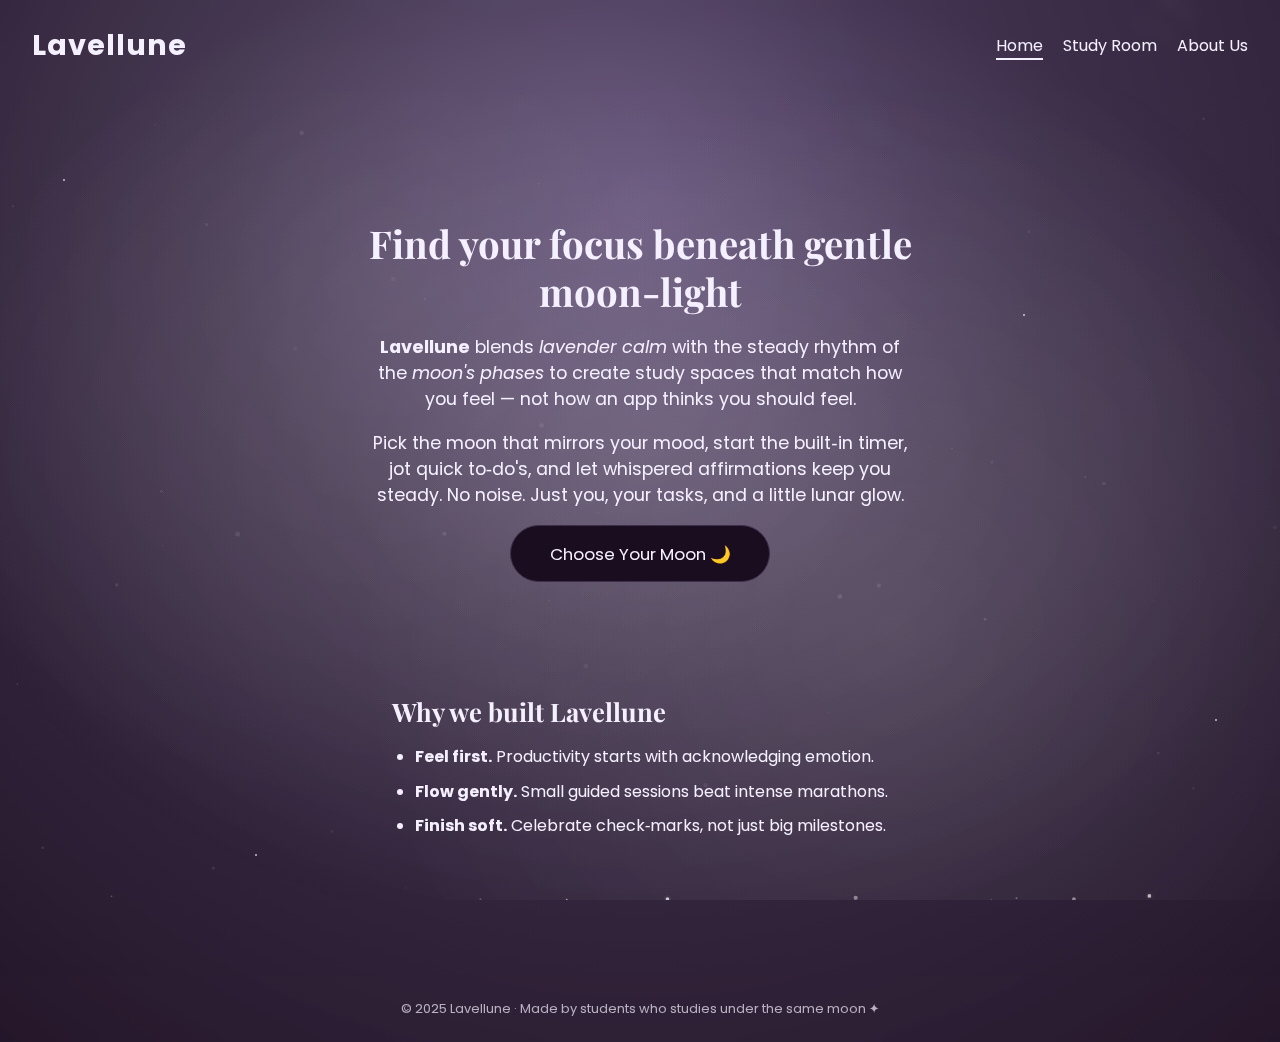
<file: index.html>
<!DOCTYPE html>
<html lang="en">

<head>
  <meta charset="UTF-8" />
  <title>Lavellune — study with your moon</title>
  <!-- Main stylesheet for homepage -->
  <link rel="stylesheet" href="style.css" />
  <!-- Google Fonts for headings and body text -->
  <link href="https://fonts.googleapis.com/css2?family=Playfair+Display:wght@500;700&family=Poppins:wght@300;400;600&display=swap" rel="stylesheet">
</head>

<body class="homepage">
  <!-- Animated star background (pure CSS) -->
  <div class="star-field" aria-hidden="true"></div>

  <!-- Main header with site logo and navigation links -->
  <header>
    <h1 class="logo">Lavellune</h1>
    <nav>
      <a href="index.html" class="active">Home</a>
      <a href="studyroom.html">Study Room</a>
      <a href="about.html">About Us</a>
    </nav>
  </header>

  <main>
    <!-- Hero section: main message and call to action -->
    <section class="hero">
      <h2 class="moonline">Find your focus beneath gentle moon‑light</h2>
      <p class="mission">
        <strong>Lavellune</strong> blends <em>lavender calm</em> with the steady rhythm of the
        <em>moon's phases</em> to create study spaces that match how you feel —
        not how an app thinks you should feel.
      </p>
      <p class="mission">
        Pick the moon that mirrors your mood, start the built‑in timer, jot
        quick to‑do's, and let whispered affirmations keep you steady.
        No noise. Just you, your tasks, and a little lunar glow.
      </p>
      <a href="studyroom.html" class="cta big">Choose Your Moon 🌙</a>
    </section>

    <!-- Values section: project philosophy -->
    <section class="values">
      <h3>Why we built Lavellune</h3>
      <ul>
        <li><strong>Feel first.</strong> Productivity starts with acknowledging emotion.</li>
        <li><strong>Flow gently.</strong> Small guided sessions beat intense marathons.</li>
        <li><strong>Finish soft.</strong> Celebrate check‑marks, not just big milestones.</li>
      </ul>
    </section>
  </main>
  
  <!-- Footer: copyright and signature -->
  <footer>
    &copy; 2025 Lavellune · Made by students who studies under the same moon ✦
  </footer>

  <!-- JavaScript for background effects and (optionally) homepage interactivity -->
  <script src="background-effects.js"></script>
</body>

</html>
</file>
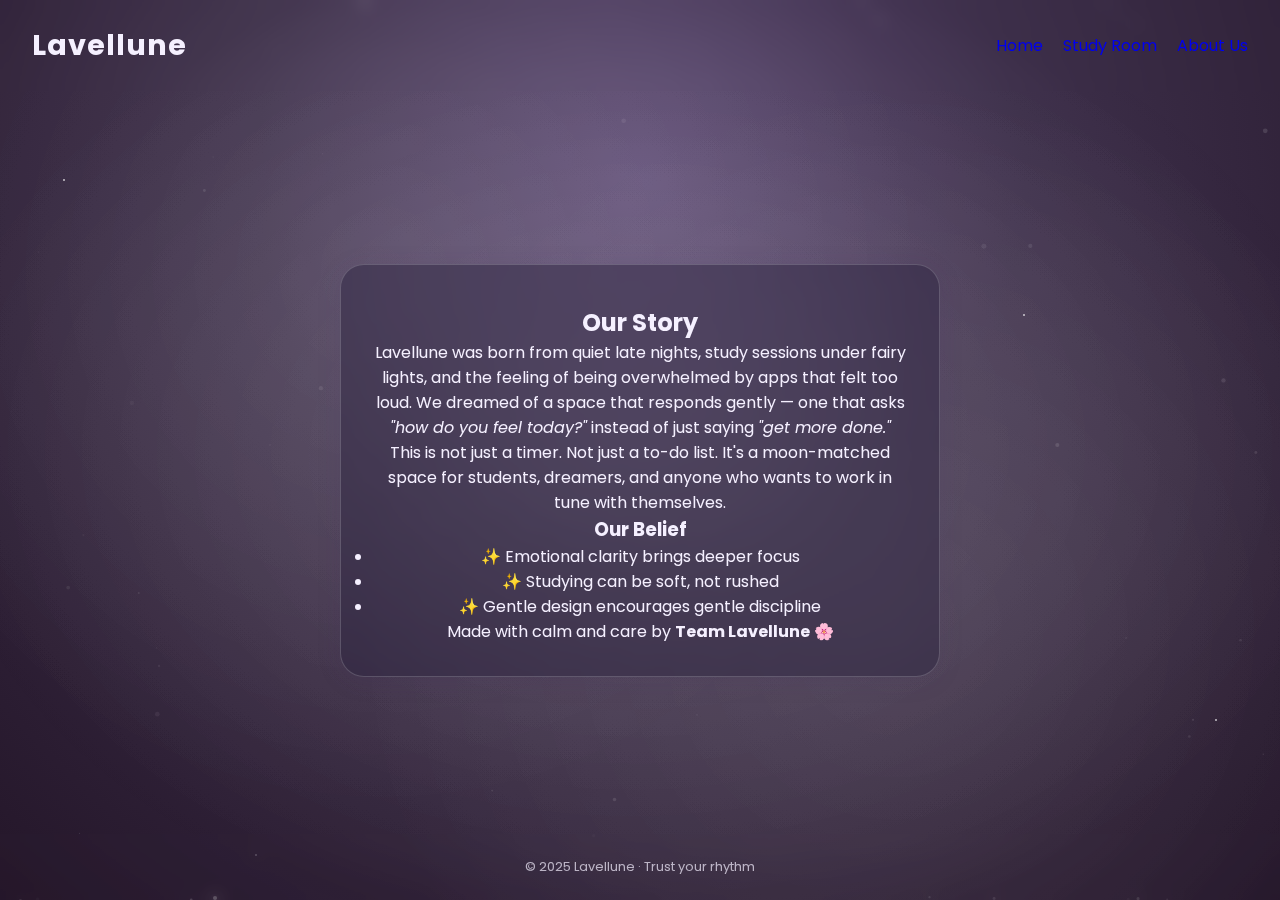
<file: about.html>
<!DOCTYPE html>
<html lang="en">
<head>
  <meta charset="UTF-8" />
  <title>Lavellune — About Us</title>
  <link rel="stylesheet" href="style.css" />
  <!-- Google Fonts for typography -->
  <link href="https://fonts.googleapis.com/css2?family=Playfair+Display&family=Poppins:wght@300;500;600&display=swap" rel="stylesheet">
</head>
<body class="about-page">
  <!-- Background stars animation -->
  <div class="star-field" aria-hidden="true"></div>

  <!-- Main header with navigation -->
  <header>
    <h1 class="logo">Lavellune</h1>
    <nav>
      <a href="index.html">Home</a>
      <a href="studyroom.html">Study Room</a>
      <a href="about.html" class="active">About Us</a>
    </nav>
  </header>

  <main>
    <!-- About container with the project story and beliefs -->
    <div class="about-box">
    <section class="about-container">
      <h2>Our Story</h2>
      <p>
        Lavellune was born from quiet late nights, study sessions under fairy lights, 
        and the feeling of being overwhelmed by apps that felt too loud. We dreamed of 
        a space that responds gently — one that asks <em>"how do you feel today?"</em> 
        instead of just saying <em>"get more done."</em>
      </p>

      <p>
        This is not just a timer. Not just a to-do list. It's a moon-matched space 
        for students, dreamers, and anyone who wants to work in tune with themselves.
      </p>

      <h3>Our Belief</h3>
      <ul>
        <li>✨ Emotional clarity brings deeper focus</li>
        <li>✨ Studying can be soft, not rushed</li>
        <li>✨ Gentle design encourages gentle discipline</li>
      </ul>

      <!-- Creator credit at the bottom -->
      <p class="creator-credit">Made with calm and care by <strong>Team Lavellune</strong> 🌸</p>
    </section>
    </div>
  </main>

  <!-- Footer with copyright and tagline -->
  <footer>
    &copy; 2025 Lavellune · Trust your rhythm
  </footer>

  <!-- External JavaScript file -->
  <script src="script.js"></script>
  <script src="background-effects.js"></script>
  
</body>
</html>
</file>
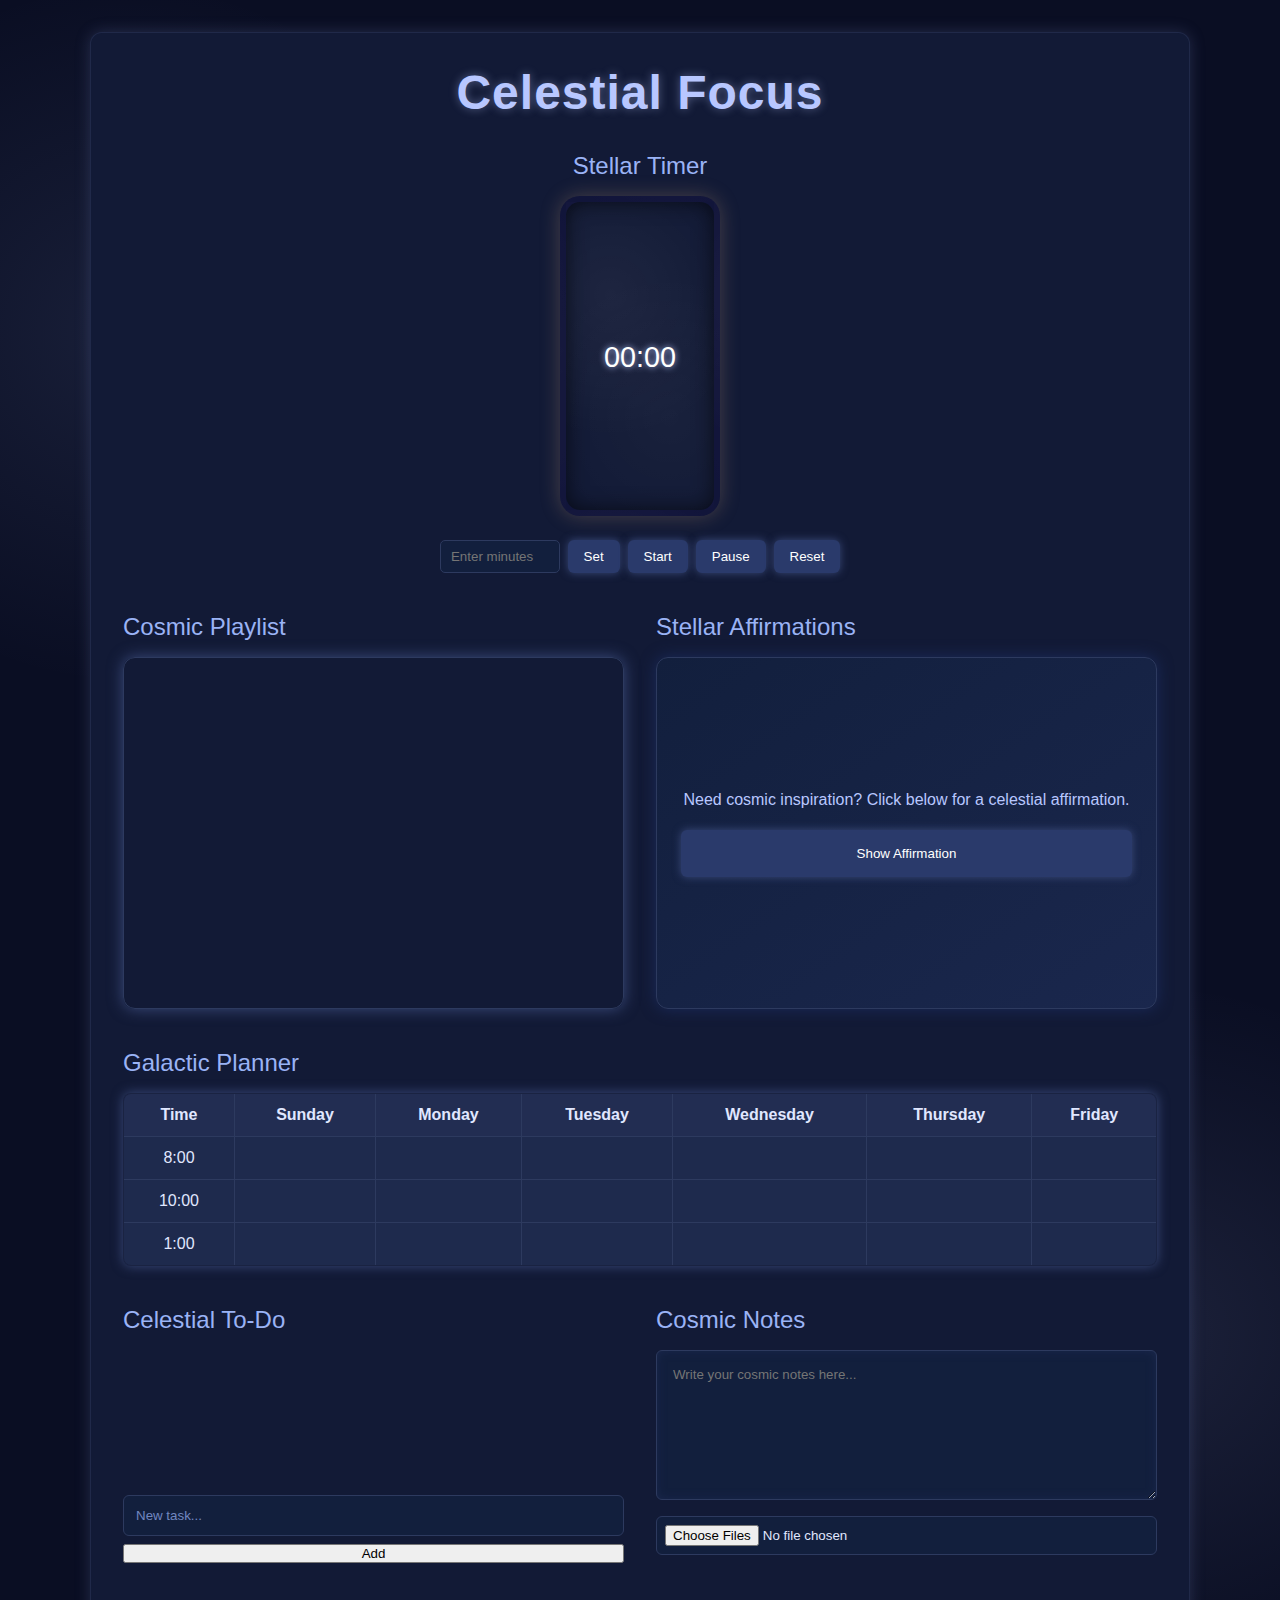
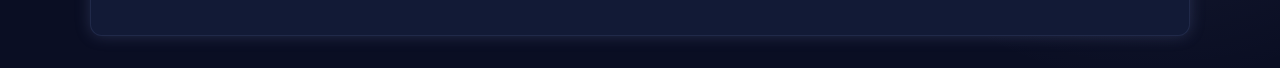
<file: celestial.html>
<!DOCTYPE html>
<html lang="en">
<head>
  <meta charset="UTF-8" />
  <meta name="viewport" content="width=device-width, initial-scale=1" />
  <title>Celestial Focus</title>
  <link rel="stylesheet" href="celestial.css" />
</head>
<body>
  <div class="container">
    <header>
      <h1>Celestial Focus</h1>
    </header>

    <section class="timer">
      <h2>Stellar Timer</h2>
      <div class="glass">
        <div id="fill"></div>
        <div class="glass-text" id="timerDisplay">00:00</div>
      </div>
      <div class="controls">
        <input type="number" id="customTime" placeholder="Enter minutes" min="1" />
        <button onclick="setCustomTime()">Set</button>
        <button onclick="startTimer()">Start</button>
        <button onclick="pauseTimer()">Pause</button>
        <button onclick="resetTimer()">Reset</button>
      </div>
    </section>

    <section class="playlist-affirmation">
      <div class="playlist">
        <h2>Cosmic Playlist</h2>
        <iframe data-testid="embed-iframe" style="border-radius:12px" src="https://open.spotify.com/embed/playlist/1Z7TAGrIu7mpigRnOuUJnT?utm_source=generator" width="100%" height="352" frameBorder="0" allowfullscreen="" allow="autoplay; clipboard-write; encrypted-media; fullscreen; picture-in-picture" loading="lazy">
          
        </iframe>
      </div>

      <div class="affirmation">
        <h2>Stellar Affirmations</h2>
        <div class="affirmation-container">
          <p>Need cosmic inspiration? Click below for a celestial affirmation.</p>
          <button id="showAffirmBtn">Show Affirmation</button>
        </div>
      </div>
    </section>

    <section class="planner">
      <h2>Galactic Planner</h2>
      <table>
        <thead>
          <tr>
            <th>Time</th>
            <th>Sunday</th>
            <th>Monday</th>
            <th>Tuesday</th>
            <th>Wednesday</th>
            <th>Thursday</th>
            <th>Friday</th>
          </tr>
        </thead>
        <tbody>
          <tr><td contenteditable>8:00</td><td contenteditable></td><td contenteditable></td><td contenteditable></td><td contenteditable></td><td contenteditable></td><td contenteditable></td></tr>
          <tr><td contenteditable>10:00</td><td contenteditable></td><td contenteditable></td><td contenteditable></td><td contenteditable></td><td contenteditable></td><td contenteditable></td></tr>
          <tr><td contenteditable>1:00</td><td contenteditable></td><td contenteditable></td><td contenteditable></td><td contenteditable></td><td contenteditable></td><td contenteditable></td></tr>
        </tbody>
      </table>
    </section>

    <section class="notes-todo">
      <div class="todo">
        <h2>Celestial To-Do</h2>
        <ul id="todoList"></ul>
        <input type="text" id="todoInput" placeholder="New task..." />
        <button onclick="addTask()">Add</button>
      </div>

      <div class="notes">
        <h2>Cosmic Notes</h2>
        <textarea id="notesTextarea" placeholder="Write your cosmic notes here..."></textarea>
        <input type="file" id="fileUpload" multiple />
        <ul id="fileList"></ul>
      </div>
    </section>
  </div>

  <!-- Popup modal for affirmations and timer end -->
  <div id="popup" class="popup-hidden">
    <div class="popup-content">
      <span id="closePopup" class="popup-close" title="Close">&times;</span>
      <p id="popupText"></p>
    </div>
  </div>

  <script src="celestial.js"></script>
</body>
</html>
</file>
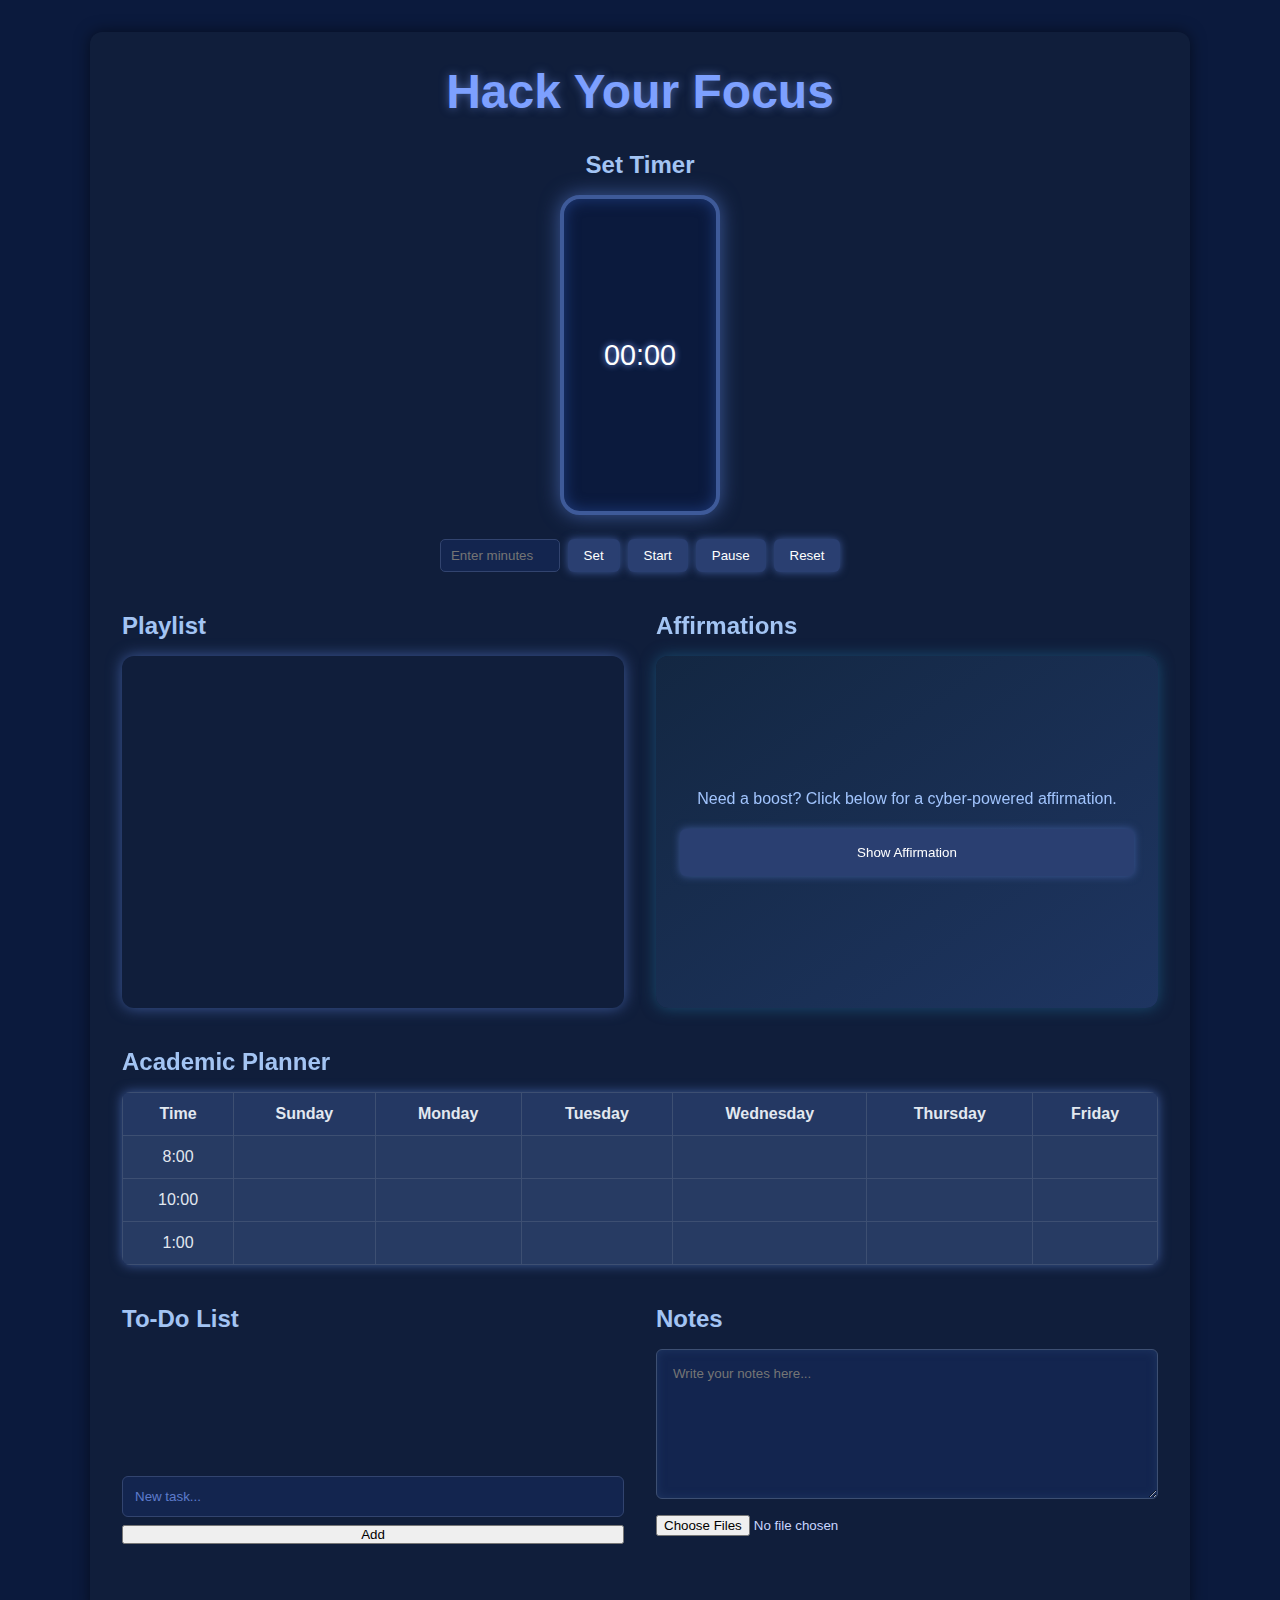
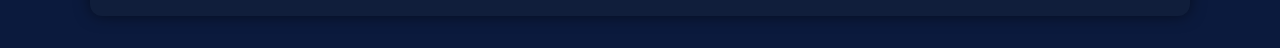
<file: cyber.html>
<!DOCTYPE html>
<html lang="en">
<head>
  <meta charset="UTF-8" />
  <meta name="viewport" content="width=device-width, initial-scale=1" />
  <title>Hack Your Focus</title>
  <link rel="stylesheet" href="cyber.css" />
</head>
<body>
  <div class="container">
    <header>
      <h1>Hack Your Focus</h1>
    </header>

    <section class="timer">
      <h2>Set Timer</h2>
      <div class="glass">
        <div id="fill"></div>
        <div class="glass-text" id="timerDisplay">00:00</div>
      </div>
      <div class="controls">
        <input type="number" id="customTime" placeholder="Enter minutes" min="1" />
        <button onclick="setCustomTime()">Set</button>
        <button onclick="startTimer()">Start</button>
        <button onclick="pauseTimer()">Pause</button>
        <button onclick="resetTimer()">Reset</button>
      </div>
    </section>

    <section class="playlist-affirmation">
      <div class="playlist">
        <h2>Playlist</h2>
        <iframe
          style="border-radius:12px"
          src="https://open.spotify.com/embed/playlist/5selvS6SdLi2eVUZbx8qvZ"
          width="100%" height="352"
          frameborder="0"
          allowfullscreen
          allow="autoplay; clipboard-write; encrypted-media; fullscreen; picture-in-picture"
          loading="lazy"
        ></iframe>
      </div>

      <div class="affirmation">
        <h2>Affirmations</h2>
        <div class="affirmation-container">
          <p>Need a boost? Click below for a cyber-powered affirmation.</p>
          <button id="showAffirmBtn">Show Affirmation</button>
        </div>
      </div>
    </section>

    <section class="planner">
      <h2>Academic Planner</h2>
      <table>
        <thead>
          <tr>
            <th>Time</th>
            <th>Sunday</th>
            <th>Monday</th>
            <th>Tuesday</th>
            <th>Wednesday</th>
            <th>Thursday</th>
            <th>Friday</th>
          </tr>
        </thead>
        <tbody>
          <tr><td contenteditable>8:00</td><td contenteditable></td><td contenteditable></td><td contenteditable></td><td contenteditable></td><td contenteditable></td><td contenteditable></td></tr>
          <tr><td contenteditable>10:00</td><td contenteditable></td><td contenteditable></td><td contenteditable></td><td contenteditable></td><td contenteditable></td><td contenteditable></td></tr>
          <tr><td contenteditable>1:00</td><td contenteditable></td><td contenteditable></td><td contenteditable></td><td contenteditable></td><td contenteditable></td><td contenteditable></td></tr>
        </tbody>
      </table>
    </section>

    <section class="notes-todo">
      <div class="todo">
        <h2>To-Do List</h2>
        <ul id="todoList"></ul>
        <input type="text" id="todoInput" placeholder="New task..." />
        <button onclick="addTask()">Add</button>
      </div>

      <div class="notes">
        <h2>Notes</h2>
        <textarea id="notesTextarea" placeholder="Write your notes here..."></textarea>
        <input type="file" id="fileUpload" multiple />
        <ul id="fileList"></ul>
      </div>
    </section>
  </div>

  <!-- Popup modal for affirmations and timer end -->
  <div id="popup" class="popup-hidden">
    <div class="popup-content">
      <span id="closePopup" class="popup-close" title="Close">&times;</span>
      <p id="popupText"></p>
    </div>
  </div>

  <script src="cyber.js"></script>
</body>
</html>
</file>
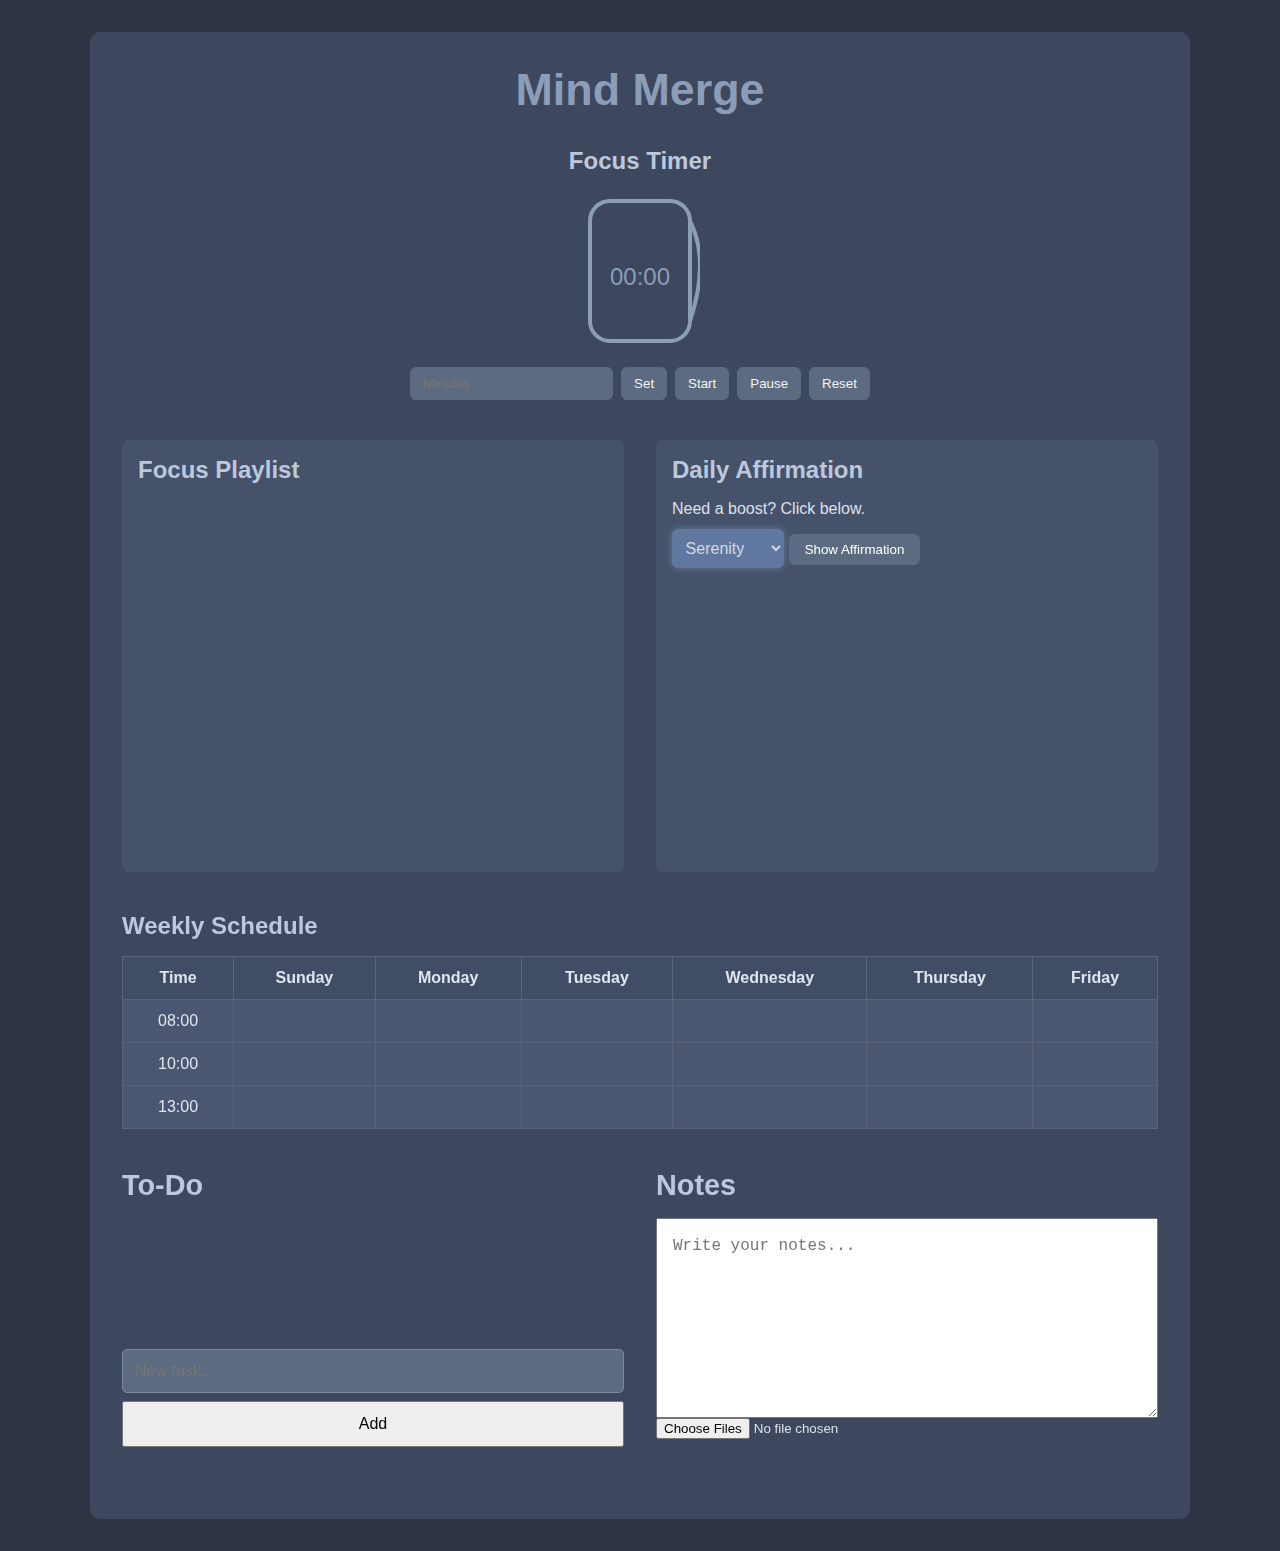
<file: serene.html>
<!DOCTYPE html>
<html lang="en">
<head>
  <meta charset="UTF-8" />
  <meta name="viewport" content="width=device-width, initial-scale=1.0" />
  <title>Mind Merge</title>
  <link rel="stylesheet" href="serene.css" />
</head>
<body>
  <div class="container">
    <header>
      <h1>Mind Merge</h1>
    </header>

    <section class="timer">
      <h2>Focus Timer</h2>
      <div class="coffee-mug">
        <svg viewBox="0 0 120 160" width="120" height="160">
          <rect x="10" y="10" width="100" height="140" rx="20" ry="20" fill="none" stroke="#8c9db8" stroke-width="4" />
          <path d="M110 30 q20 40 0 100" stroke="#8c9db8" stroke-width="4" fill="none" />
          <clipPath id="mugClip"><rect x="16" y="16" width="88" height="128" rx="16" ry="16" /></clipPath>
          <rect id="coffeeFill" x="16" y="144" width="88" height="0" fill="#6a7a95" clip-path="url(#mugClip)" rx="16" ry="16" />
        </svg>
        <div class="glass-text" id="timerDisplay">00:00</div>
      </div>
      <div class="controls">
        <input type="number" id="customTime" placeholder="Minutes" min="1" />
        <button onclick="setCustomTime()">Set</button>
        <button onclick="startTimer()">Start</button>
        <button onclick="pauseTimer()">Pause</button>
        <button onclick="resetTimer()">Reset</button>
      </div>
    </section>

    <section class="playlist-affirmation">
      <div class="playlist">
        <h2>Focus Playlist</h2>
       <iframe data-testid="embed-iframe" style="border-radius:12px" src="https://open.spotify.com/embed/playlist/3HH5R7Bhz21hUL7G16nK8v?utm_source=generator" width="100%" height="352" frameBorder="0" allowfullscreen="" allow="autoplay; clipboard-write; encrypted-media; fullscreen; picture-in-picture" loading="lazy"></iframe>
      </div>
      <div class="affirmation">
        <h2>Daily Affirmation</h2>
        <p>Need a boost? Click below.</p>
        <select id="themeSelector">
          <option value="serenity">Serenity</option>
          <option value="focus">Focus</option>
          <option value="motivation">Motivation</option>
        </select>
        <button id="showAffirmBtn">Show Affirmation</button>
      </div>
    </section>

    <section class="planner">
      <h2>Weekly Schedule</h2>
      <table>
        <thead>
          <tr>
            <th>Time</th>
            <th>Sunday</th>
            <th>Monday</th>
            <th>Tuesday</th>
            <th>Wednesday</th>
            <th>Thursday</th>
            <th>Friday</th>
          </tr>
        </thead>
        <tbody>
          <tr><td contenteditable>08:00</td><td contenteditable></td><td contenteditable></td><td contenteditable></td><td contenteditable></td><td contenteditable></td><td contenteditable></td></tr>
          <tr><td contenteditable>10:00</td><td contenteditable></td><td contenteditable></td><td contenteditable></td><td contenteditable></td><td contenteditable></td><td contenteditable></td></tr>
          <tr><td contenteditable>13:00</td><td contenteditable></td><td contenteditable></td><td contenteditable></td><td contenteditable></td><td contenteditable></td><td contenteditable></td></tr>
        </tbody>
      </table>
    </section>

    <section class="notes-todo">
      <div class="todo">
        <h2>To-Do</h2>
        <ul id="todoList"></ul>
        <input type="text" id="todoInput" placeholder="New task..." />
        <button onclick="addTask()">Add</button>
      </div>
      <div class="notes">
        <h2>Notes</h2>
        <textarea id="notesTextarea" placeholder="Write your notes..."></textarea>
        <input type="file" id="fileUpload" multiple />
        <ul id="fileList"></ul>
      </div>
    </section>
  </div>

  <div id="popup" class="popup-hidden">
    <div class="popup-content">
      <span id="closePopup" class="popup-close">&times;</span>
      <p id="popupText"></p>
    </div>
  </div>

  <script src="serene.js"></script>
</body>
</html>
</file>
<file: style.css>
/*
 * Lavellune Homepage Stylesheet
 * This file contains all the styles for the homepage (index.html)
 * Each section is commented for easy explanation during presentation
 */

/* ====== GLOBAL STYLES ====== */
/* Reset default browser styles and set up base typography */
* {
  margin: 0;
  padding: 0;
  box-sizing: border-box;
}

html {
  font-size: 100%;
  scroll-behavior: smooth;
}

body {
  font-family: "Poppins", system-ui, sans-serif;
  min-height: 100vh;
  display: flex;
  flex-direction: column;
}

/* ====== HEADER & NAVIGATION ====== */
header, footer {
  padding: 1.5rem 2rem;
  backdrop-filter: blur(8px); /* Soft blur for glassy effect */
}

header {
  display: flex;
  justify-content: space-between;
  align-items: center;
}

.logo {
  font-size: 1.8rem;
  font-weight: 700;
  letter-spacing: 1px;
  user-select: none;
}

nav a {
  margin-left: 1rem;
  text-decoration: none;
  position: relative;
}

nav a::after {
  content: "";
  position: absolute;
  left: 0;
  bottom: -3px;
  width: 0;
  height: 2px;
  transition: width 0.3s ease;
}

nav a:hover::after,
nav a.active::after {
  width: 100%;
}

/* ====== MAIN CONTENT LAYOUT ====== */
main {
  flex: 1;
  display: flex;
  flex-direction: column;
  align-items: center;
  justify-content: center;
  padding: 2rem;
  text-align: center;
}

footer {
  font-size: 0.8rem;
  text-align: center;
  opacity: 0.7;
}

/* ====== STAR FIELD ANIMATION (background) ====== */
.star-field {
  position: fixed;
  inset: 0;
  pointer-events: none;
  z-index: -1;
}

.star-field::before,
.star-field::after {
  content: "";
  position: absolute;
  inset: 0;
  background: transparent;
  background-image:
    radial-gradient(1px 1px at 20% 30%, rgba(255,255,255,.9) 50%, transparent 51%),
    radial-gradient(1px 1px at 70% 40%, rgba(255,255,255,.9) 50%, transparent 51%),
    radial-gradient(1px 1px at 30% 80%, rgba(255,255,255,.9) 50%, transparent 51%),
    radial-gradient(1px 1px at 80% 70%, rgba(255,255,255,.9) 50%, transparent 51%);
  animation: twinkle 10s linear infinite;
  opacity: 0.8;
}

.star-field::after {
  transform: scale(1.5);
  animation-delay: 5s;
  opacity: 0.6;
}

@keyframes twinkle {
  0%, 100% { opacity: 0.8; }
  50% { opacity: 0.3; }
}

/* ====== HOMEPAGE COLORS & LAYOUT ====== */
.homepage {
  --lav-light: #5c4973;
  --lav-mid: #3d2f4a;
  --lav-dark: #241629;
  background: radial-gradient(circle at 50% 20%, var(--lav-light) 0%, var(--lav-mid) 40%, var(--lav-dark) 100%);
  color: #f5f0ff;
}

.homepage header {
  background: transparent;
}

.homepage nav a {
  color: #f5f0ff;
}

.homepage nav a::after {
  background: #f5f0ff;
}

/* ====== HERO SECTION (main message) ====== */
.hero {
  max-width: 60ch;
  text-align: center;
  padding: 6rem 1.5rem 4rem;
  user-select: none;
}

.hero h2 {
  font-family: "Playfair Display", serif;
  font-weight: 700;
  font-size: 2.4rem;
  line-height: 1.25;
  margin-bottom: 1.2rem;
  user-select: none;
  color: #f5f0ff;
}

.mission {
  font-size: 1.1rem;
  margin-bottom: 1.1rem;
  color: #f5f0ff;
}

.cta.big {
  background: #1a0d1f;
  color: #f5f0ff;
  font-size: 1.05rem;
  padding: 0.9rem 2.4rem;
  border-radius: 999px;
  text-decoration: none;
  display: inline-block;
  transition: transform 0.3s;
  border: 1px solid #3d2f4a;
}

.cta.big:hover {
  transform: translateY(-3px);
  background: #2d1a33;
  border-color: #5c4973;
}

/* ====== VALUES SECTION (project philosophy) ====== */
.values {
  max-width: 50ch;
  margin: 3rem auto 6rem;
  text-align: left;
  user-select: auto;
}

.values h3 {
  font-family: "Playfair Display", serif;
  font-size: 1.6rem;
  margin-bottom: 1rem;
  user-select: none;
  color: #f5f0ff;
}

.values ul {
  list-style: disc;
  padding-left: 1.4rem;
  user-select: none;
}

.values li {
  margin: 0.6rem 0;
  color: #f5f0ff;
}

/* ====== FLOATING WELCOME MESSAGE (JS) ====== */
.lavellune-floating-message {
  position: fixed;
  top: 5.5rem;
  left: 50%;
  transform: translateX(-50%);
  background: rgba(255, 255, 255, 0.35);
  color: #2a2a2a;
  font-family: 'Playfair Display', serif;
  font-size: 1rem;
  padding: 0.6rem 1.6rem;
  border-radius: 2rem;
  backdrop-filter: blur(10px);
  box-shadow: 0 4px 20px rgba(0, 0, 0, 0.15);
  animation: fadeInSlide 1.6s ease forwards;
  opacity: 0;
  z-index: 10;
  letter-spacing: 0.4px;
}

@keyframes fadeInSlide {
  from {
    transform: translateX(-50%) translateY(-20px);
    opacity: 0;
  }
  to {
    transform: translateX(-50%) translateY(0);
    opacity: 1;
  }
}

/* ====== SOFT MIST SHIMMER OVERLAY (background) ====== */
body::after {
  content: "";
  position: fixed;
  top: 0;
  left: 0;
  width: 100vw;
  height: 100vh;
  pointer-events: none;
  z-index: -2;
  background: radial-gradient(ellipse at center, rgba(255,255,255,0.08), transparent 80%),
              radial-gradient(circle at 30% 30%, rgba(255,255,255,0.05), transparent 50%),
              radial-gradient(circle at 70% 70%, rgba(255,255,255,0.05), transparent 50%);
  background-blend-mode: screen;
}

/* ====== CANVAS FOR JS STAR ANIMATION ====== */
#lavelluneSky {
  position: fixed;
  top: 0;
  left: 0;
  width: 100vw;
  height: 100vh;
  z-index: -1;
  pointer-events: none;
  mix-blend-mode: screen;
  opacity: 0.6;
}

/* ====== MIST OVERLAY (JS) ====== */
.lavellune-mist-overlay {
  position: fixed;
  top: 0;
  left: 0;
  width: 100vw;
  height: 100vh;
  pointer-events: none;
  z-index: -2;
  background: radial-gradient(ellipse at center, rgba(255,255,255,0.08), transparent 80%),
              radial-gradient(circle at 30% 30%, rgba(255,255,255,0.05), transparent 50%),
              radial-gradient(circle at 70% 70%, rgba(255,255,255,0.05), transparent 50%);
  background-blend-mode: screen;
}

.about-page {
  --lav-light: #5c4973;
  --lav-mid: #3d2f4a;
  --lav-dark: #241629;
  background: radial-gradient(circle at 50% 20%, var(--lav-light) 0%, var(--lav-mid) 40%, var(--lav-dark) 100%);
  color: #f5f0ff;
}

.cloud-container {
  background: rgba(255, 255, 255, 0.18);
  border-radius: 60% 40% 55% 45% / 50% 60% 40% 50%;
  box-shadow: 0 8px 32px 0 rgba(60, 40, 90, 0.18), 0 2px 8px 0 rgba(60, 40, 90, 0.10);
  padding: 2.5rem 2rem 2rem 2rem;
  margin: 3rem auto 2rem auto;
  max-width: 600px;
  min-width: 260px;
  min-height: 320px;
  backdrop-filter: blur(6px);
  border: 1.5px solid rgba(255,255,255,0.25);
  position: relative;
  z-index: 1;
  animation: floatCloud 4s ease-in-out infinite alternate;
}

@keyframes floatCloud {
  0% { transform: translateY(0) scale(1); }
  100% { transform: translateY(-10px) scale(1.02); }
}

.about-box {
  background: rgba(40, 30, 60, 0.45);
  border-radius: 1.5rem;
  box-shadow: 0 4px 24px 0 rgba(60, 40, 90, 0.13);
  padding: 2.5rem 2rem 2rem 2rem;
  margin: 3rem auto 2rem auto;
  max-width: 600px;
  min-width: 260px;
  border: 1.5px solid rgba(255,255,255,0.18);
  backdrop-filter: blur(8px);
  color: #f5f0ff;
}
</file>
<file: serene.css>
* {
  margin: 0;
  padding: 0;
  box-sizing: border-box;
}

body {
  font-family: 'Segoe UI', sans-serif;
  background-color: #2e3444;
  color: #dbe1ea;
  padding: 2rem;
}

.container {
  max-width: 1100px;
  margin: auto;
  background-color: #3d475e;
  padding: 2rem;
  border-radius: 10px;
}

header h1 {
  text-align: center;
  font-size: 2.8rem;
  color: #8c9db8;
  margin-bottom: 2rem;
}

section {
  margin-bottom: 2.5rem;
}

h2 {
  font-size: 1.5rem;
  color: #bcc8db;
  margin-bottom: 1rem;
}

/* Timer Section */
.timer {
  text-align: center;
}

.coffee-mug {
  position: relative;
  margin: auto;
  width: 120px;
  height: 160px;
}

.glass-text {
  position: absolute;
  top: 45%;
  left: 0;
  right: 0;
  text-align: center;
  font-size: 1.5rem;
  color: #8c9db8;
}

.controls {
  margin-top: 1rem;
  display: flex;
  gap: 0.5rem;
  justify-content: center;
  flex-wrap: wrap;
}

.controls input,
.controls button {
  padding: 0.5rem 0.75rem;
  border-radius: 6px;
  border: 1px solid #5d6b81;
  background-color: #5d6b81;
  color: #f2f4f7;
  transition: background-color 0.3s;
}

.controls button:hover {
  background-color: #7c8ca5;
}

/* Playlist and Affirmations */
.playlist-affirmation {
  display: flex;
  gap: 2rem;
  flex-wrap: wrap;
}

.playlist,
.affirmation {
  flex: 1;
  background: #46516a;
  padding: 1rem;
  border-radius: 8px;
}

.affirmation button {
  margin-top: 1rem;
  padding: 0.5rem 1rem;
  background: #5d6b81;
  border: none;
  color: #fff;
  border-radius: 6px;
}

.affirmation button:hover {
  background: #7c8ca5;
}

#themeSelector {
  padding: 0.6rem;
  background-color: #60779f;
  color: #d4d9e0;
  border: none;
  border-radius: 6px;
  margin-bottom: 1rem;
  font-size: 1rem;
  box-shadow: 0 0 8px #7492B1aa;
  cursor: pointer;
}

#themeSelector:focus {
  outline: 1px solid #7492B1;
}

/* Planner */
table {
  width: 100%;
  border-collapse: collapse;
  background-color: #414d65;
}

th, td {
  padding: 0.75rem;
  border: 1px solid #59647a;
  text-align: center;
  color: #dee5ef;
}

td[contenteditable] {
  background-color: #4b5770;
}

/* To-Do and Notes */
.notes-todo {
  display: flex;
  gap: 2rem;
  flex-wrap: wrap;
}

.todo,
.notes {
  flex: 1;
}

#todoList {
  list-style: none;
  margin-bottom: 1rem;
  max-height: 220px;
  overflow-y: auto;
}

#todoList li {
  background: #4b5770;
  padding: 0.5rem;
  margin-bottom: 0.5rem;
  border-radius: 5px;
  display: flex;
  justify-content: space-between;
  align-items: center;
}

#todoList li button {
  background: none;
  border: none;
  color: #e07070;
  cursor: pointer;
}

#todoInput {
  width: 100%;
  padding: 0.5rem;
  background: #5d6b81;
  border: 1px solid #7989a0;
  border-radius: 5px;
  color: white;
  margin-bottom: 0;
}

/* Enlarge Notes & To-Do areas */
.notes-todo {
  display: flex;
  gap: 2rem;
  flex-wrap: wrap;
}

.todo,
.notes {
  flex: 1 1 45%;
  min-width: 300px;
  max-height: 400px;
  display: flex;
  flex-direction: column;
}

.todo h2,
.notes h2 {
  font-size: 1.8rem;
  margin-bottom: 1rem;
}

#todoInput {
  width: 100%;
  padding: 0.75rem;
  font-size: 1rem;
}

.todo button {
  padding: 0.75rem;
  font-size: 1rem;
  margin-top: 0.5rem;
}

#todoList {
  flex-grow: 1;
  overflow-y: auto;
  max-height: 300px;
  margin-bottom: 1rem;
}

.notes textarea {
  flex-grow: 1;
  padding: 1rem;
  font-size: 1rem;
  line-height: 1.4;
  resize: vertical;
  min-height: 200px;
}

#fileList {
  flex-grow: 1;
  overflow-y: auto;
  max-height: 120px;
  margin-top: 0.5rem;
}

/* Popup Styles */
#popup {
  position: fixed;
  top: 0;
  left: 0;
  width: 100%;
  height: 100%;
  background-color: rgba(0, 0, 0, 0.7);
  display: flex;
  justify-content: center;
  align-items: center;
  z-index: 1000;
  opacity: 0;
  visibility: hidden;
  transition: all 0.3s ease;
}

#popup.active {
  opacity: 1;
  visibility: visible;
}

.popup-content {
  background-color: #46516a;
  padding: 2rem;
  border-radius: 8px;
  max-width: 80%;
  position: relative;
}

.popup-close {
  position: absolute;
  top: 10px;
  right: 15px;
  font-size: 1.5rem;
  cursor: pointer;
}

.popup-close:hover {
  color: #e07070;
}
</file>
<file: celestial.css>
/* Reset and basics */
* {
  margin: 0;
  padding: 0;
  box-sizing: border-box;
}

body {
  font-family: 'Segoe UI', sans-serif;
  background-color: #0a0e23;
  color: #e0e7ff;
  padding: 2rem;
  background-image: 
    radial-gradient(circle at 10% 20%, rgba(154, 179, 245, 0.1) 0%, transparent 20%),
    radial-gradient(circle at 90% 80%, rgba(184, 199, 255, 0.1) 0%, transparent 20%);
}

.container {
  max-width: 1100px;
  margin: auto;
  background: #121a36;
  padding: 2rem;
  border-radius: 12px;
  box-shadow: 0 0 15px rgba(98, 114, 164, 0.3);
  border: 1px solid rgba(154, 179, 245, 0.1);
}

header h1 {
  text-align: center;
  font-size: 3rem;
  color: #b8c7ff;
  margin-bottom: 2rem;
  text-shadow: 0 0 10px rgba(184, 199, 255, 0.4);
  letter-spacing: 1px;
}

section {
  margin-bottom: 2.5rem;
  position: relative;
}

h2 {
  color: #9ab3f5;
  margin-bottom: 1rem;
  font-weight: 500;
}

/* Timer */
.timer {
  text-align: center;
}

.glass {
  width: 160px;
  height: 320px;
  border: 4px solid #3a4a7a;
  border-radius: 20px;
  margin: auto;
  position: relative;
  background: #0e1429;
  overflow: hidden;
  box-shadow:
    inset 0 0 15px #1e2a4d,
    0 0 20px #3a4a7a;
}

#fill {
  position: absolute;
  bottom: 0;
  width: 100%;
  height: 0%;
  background: linear-gradient(to top, #0e1a36, #1a274d);
  transition: height 1s linear;
  box-shadow: inset 0 0 15px #4a5a8a;
  border-radius: 0 0 16px 16px;
}

.glass-text {
  position: absolute;
  top: 45%;
  left: 0;
  right: 0;
  text-align: center;
  font-size: 1.8rem;
  color: #fff;
  text-shadow: 0 0 6px #b8c7ff;
}

.controls {
  margin-top: 1.5rem;
  display: flex;
  justify-content: center;
  flex-wrap: wrap;
  gap: 0.5rem;
}

.controls input {
  padding: 0.5rem;
  width: 120px;
  border-radius: 5px;
  border: 1px solid #2d3a5f;
  background: #121f3d;
  color: #fff;
  text-align: center;
}

.controls input:focus {
  outline: 1px solid #9ab3f5;
}

.controls button {
  padding: 0.5rem 1rem;
  background-color: #2a3a6b;
  border: none;
  color: white;
  border-radius: 6px;
  cursor: pointer;
  box-shadow: 0 0 8px #3a4a7a;
  transition: all 0.3s ease;
}

.controls button:hover {
  background-color: #3a4a8a;
  box-shadow: 0 0 12px #5a6aaa;
  transform: translateY(-2px);
}

/* Playlist & Affirmation */
.playlist-affirmation {
  display: flex;
  gap: 2rem;
}

.playlist, .affirmation {
  flex: 1;
  display: flex;
  flex-direction: column;
}

.playlist iframe {
  flex-grow: 1;
  border-radius: 12px;
  box-shadow: 0 0 15px #3a4a7a;
  min-height: 352px;
  border: 1px solid #2d3a5f;
}

/* Affirmation container */
.affirmation-container {
  background: linear-gradient(145deg, #121f3d, #1a274d);
  border-radius: 12px;
  padding: 1.5rem;
  color: #b8c7ff;
  box-shadow: 0 0 15px #1a2a5a;
  display: flex;
  flex-direction: column;
  justify-content: center;
  flex-grow: 1;
  font-size: 1rem;
  text-align: center;
  line-height: 1.4;
  border: 1px solid #2d3a5f;
}

.affirmation-container p {
  margin-bottom: 1.2rem;
}

.affirmation-container button {
  padding: 1rem;
  background-color: #2a3a6b;
  color: #fff;
  border: none;
  border-radius: 6px;
  cursor: pointer;
  box-shadow: 0 0 8px #3a4a7a;
  transition: all 0.3s ease;
  font-weight: 500;
}

.affirmation-container button:hover {
  background-color: #3a4a8a;
  box-shadow: 0 0 12px #5a6aaa;
  transform: translateY(-2px);
}

/* Planner */
table {
  width: 100%;
  border-collapse: collapse;
  background-color: #1a2342;
  box-shadow: 0 0 12px #3a4a7a;
  border-radius: 8px;
  overflow: hidden;
  border: 1px solid #2d3a5f;
}

th, td {
  padding: 0.75rem;
  border: 1px solid #2d3a5f;
  text-align: center;
  color: #e0e7ff;
}

th {
  background-color: #222d52;
  font-weight: 600;
}

td[contenteditable] {
  background-color: #1e2a4d;
  cursor: text;
  transition: background-color 0.3s;
}

td[contenteditable]:focus {
  background-color: #25315a;
  outline: none;
}

/* To-Do and Notes */
.notes-todo {
  display: flex;
  gap: 2rem;
}

.todo, .notes {
  flex: 1;
  display: flex;
  flex-direction: column;
}

#todoList {
  list-style: none;
  padding-left: 0;
  margin-bottom: 1rem;
  flex-grow: 1;
  overflow-y: auto;
  max-height: 220px;
  scrollbar-width: thin;
  scrollbar-color: #3a4a7a #121f3d;
}

#todoList::-webkit-scrollbar {
  width: 6px;
}

#todoList::-webkit-scrollbar-thumb {
  background-color: #3a4a7a;
  border-radius: 3px;
}

#todoList::-webkit-scrollbar-track {
  background-color: #121f3d;
}

#todoList li {
  padding: 0.75rem;
  margin-bottom: 0.5rem;
  background: #18203a;
  border-radius: 6px;
  display: flex;
  justify-content: space-between;
  align-items: center;
  color: #e0e7ff;
  box-shadow: 0 0 6px #2d3a5f;
  transition: all 0.3s ease;
}

#todoList li:hover {
  background: #1d2745;
  transform: translateX(3px);
}

#todoList li button {
  background: none;
  border: none;
  color: #ff7b7b;
  font-size: 1rem;
  cursor: pointer;
  transition: transform 0.2s;
}

#todoList li button:hover {
  transform: scale(1.2);
}

#todoInput {
  padding: 0.75rem;
  border-radius: 6px;
  border: 1px solid #2d3a5f;
  background: #121f3d;
  color: #e0e7ff;
  margin-bottom: 0.5rem;
  width: 100%;
  transition: all 0.3s;
}

#todoInput:focus {
  outline: 1px solid #9ab3f5;
  box-shadow: 0 0 8px #3a4a7a;
}

#todoInput::placeholder {
  color: #9ab3f5;
  opacity: 0.7;
}

.notes textarea {
  width: 100%;
  height: 150px;
  background: #121f3d;
  color: #fff;
  border: 1px solid #2d3a5f;
  padding: 1rem;
  border-radius: 6px;
  resize: vertical;
  box-shadow: inset 0 0 10px #1a274d;
  transition: all 0.3s;
  font-family: inherit;
}

.notes textarea:focus {
  outline: 1px solid #9ab3f5;
  box-shadow: inset 0 0 10px #1a274d, 0 0 8px #3a4a7a;
}

input[type="file"] {
  margin-top: 1rem;
  color: #e0e7ff;
  width: 100%;
  background: #121f3d;
  padding: 0.5rem;
  border-radius: 6px;
  border: 1px solid #2d3a5f;
}

/* File List */
ul#fileList {
  list-style: none;
  padding-left: 0;
  max-height: 150px;
  overflow-y: auto;
  margin-top: 0.5rem;
  scrollbar-width: thin;
  scrollbar-color: #3a4a7a #121f3d;
}

ul#fileList::-webkit-scrollbar {
  width: 6px;
}

ul#fileList::-webkit-scrollbar-thumb {
  background-color: #3a4a7a;
  border-radius: 3px;
}

ul#fileList::-webkit-scrollbar-track {
  background-color: #121f3d;
}

ul#fileList li {
  margin-bottom: 0.5rem;
  display: flex;
  justify-content: space-between;
  align-items: center;
  color: #c0d0ff;
  background: #1a2342;
  padding: 0.5rem 0.75rem;
  border-radius: 6px;
  box-shadow: 0 0 6px #2d3a5f;
  transition: all 0.3s;
}

ul#fileList li:hover {
  background: #1e2a4d;
}

ul#fileList li a {
  color: #9ab3f5;
  text-decoration: none;
  overflow: hidden;
  text-overflow: ellipsis;
  white-space: nowrap;
  max-width: 80%;
  transition: color 0.3s;
}

ul#fileList li a:hover {
  color: #b8c7ff;
  text-decoration: underline;
}

ul#fileList li button {
  background: none;
  border: none;
  color: #ff7b7b;
  font-size: 1rem;
  cursor: pointer;
  transition: transform 0.2s;
}

ul#fileList li button:hover {
  transform: scale(1.2);
}

/* Popup modal */
#popup {
  position: fixed;
  top: 0;
  left: 0;
  width: 100%;
  height: 100%;
  background: rgba(10, 14, 35, 0.95);
  display: flex;
  justify-content: center;
  align-items: center;
  z-index: 1000;
  opacity: 0;
  pointer-events: none;
  transition: opacity 0.3s ease;
  backdrop-filter: blur(5px);
}

#popup.active {
  opacity: 1;
  pointer-events: all;
}

/* Popup content box */
.popup-content {
  background: #121a36;
  border-radius: 16px;
  padding: 2rem;
  max-width: 400px;
  width: 90%;
  box-shadow: 0 0 25px #3a4a7a, 0 0 15px #9ab3f5;
  color: #e0e7ff;
  font-size: 1.25rem;
  text-align: center;
  position: relative;
  border: 1px solid #3a4a7a;
  transform: scale(0.9);
  transition: transform 0.3s ease;
}

#popup.active .popup-content {
  transform: scale(1);
}

/* Close button */
.popup-close {
  position: absolute;
  top: 0.5rem;
  right: 1rem;
  font-size: 2rem;
  color: #9ab3f5;
  cursor: pointer;
  user-select: none;
  transition: all 0.3s ease;
  line-height: 1;
  width: 30px;
  height: 30px;
  display: flex;
  align-items: center;
  justify-content: center;
  border-radius: 50%;
}

.popup-close:hover {
  color: #b8c7ff;
  background: rgba(154, 179, 245, 0.1);
  transform: rotate(90deg);
}

/* Responsive adjustments */
@media (max-width: 768px) {
  body {
    padding: 1rem;
  }
  
  .container {
    padding: 1rem;
  }
  
  .playlist-affirmation, .notes-todo {
    flex-direction: column;
  }
  
  .glass {
    width: 120px;
    height: 240px;
  }
  
  header h1 {
    font-size: 2rem;
  }
}

/* Animation for timer completion */
@keyframes pulse {
  0% { transform: scale(1); }
  50% { transform: scale(1.05); }
  100% { transform: scale(1); }
}

.pulse {
  animation: pulse 1s infinite;
}

/* Twinkling stars effect */
.twinkle {
  position: absolute;
  background-color: #fff;
  border-radius: 50%;
  animation: twinkle 4s infinite;
  opacity: 0;
}

@keyframes twinkle {
  0% { opacity: 0; }
  50% { opacity: 0.8; }
  100% { opacity: 0; }
}
.glass {
  width: 160px;
  height: 320px;
  border: 6px solid #10004e31; /* mimic a glass rim */
  border-radius: 20px;
  margin: auto;
  position: relative;
  background: linear-gradient(to bottom, #0e1429, #1a1f2f); /* darker glass */
  overflow: hidden;
  box-shadow: inset 0 0 20px rgba(0,0,0,0.6), 0 0 20px rgba(199,156,116,0.3);
  background-image:
    radial-gradient(circle at 30% 30%, rgba(255,255,255,0.05) 0%, transparent 60%),
    radial-gradient(circle at 70% 70%, rgba(255,255,255,0.03) 0%, transparent 60%);
}
#fill {
  position: absolute;
  bottom: 0;
  width: 100%;
  height: 0%;
  background: linear-gradient(to top, #d17d52, #f1b67a); /* amber to golden orange */
  transition: height 1s linear;
  border-radius: 0 0 16px 16px;
  box-shadow: inset 0 0 15px rgba(130, 85, 45, 0.4);
  background-image: 
    repeating-linear-gradient(
      45deg,
      rgba(255, 255, 255, 0.2),
      rgba(255, 255, 255, 0.2) 1px,
      transparent 1px,
      transparent 4px
    );
}
</file>
<file: cyber.css>
/* Reset and basics */
* {
  margin: 0;
  padding: 0;
  box-sizing: border-box;
}

body {
  font-family: 'Segoe UI', sans-serif;
  background-color: #0b1a3d;
  color: #c9d6ff;
  padding: 2rem;
}

.container {
  max-width: 1100px;
  margin: auto;
  background: #101e3b;
  padding: 2rem;
  border-radius: 12px;
  box-shadow: 0 0 15px rgba(0,0,0,0.5);
}

header h1 {
  text-align: center;
  font-size: 3rem;
  color: #7da0ff;
  margin-bottom: 2rem;
  text-shadow: 0 0 10px rgba(125, 160, 255, 0.5);
}

section {
  margin-bottom: 2.5rem;
}

h2 {
  color: #a3c4f3;
  margin-bottom: 1rem;
}

/* Pomodoro Timer */
.timer {
  text-align: center;
}

.glass {
  width: 160px;
  height: 320px;
  border: 4px solid #3e5a99;
  border-radius: 20px;
  margin: auto;
  position: relative;
  background: #0b1a3d;
  overflow: hidden;
  box-shadow:
    inset 0 0 15px #1e3a7b,
    0 0 20px #3e5a99;
}

#fill {
  position: absolute;
  bottom: 0;
  width: 100%;
  height: 0%;
  background: linear-gradient(to top, #10254f, #1c3763);
  transition: height 1s linear;
  box-shadow: inset 0 0 15px #4970bf;
  border-radius: 0 0 16px 16px;
}

.glass-text {
  position: absolute;
  top: 45%;
  left: 0;
  right: 0;
  text-align: center;
  font-size: 1.8rem;
  color: #fff;
  text-shadow: 0 0 6px #7da0ff;
}

.controls {
  margin-top: 1.5rem;
  display: flex;
  justify-content: center;
  flex-wrap: wrap;
  gap: 0.5rem;
}

.controls input {
  padding: 0.5rem;
  width: 120px;
  border-radius: 5px;
  border: 1px solid #32446f;
  background: #13254f;
  color: #fff;
  text-align: center;
}

.controls input:focus {
  outline: 1px solid #7da0ff;
}

.controls button {
  padding: 0.5rem 1rem;
  background-color: #2a3f71;
  border: none;
  color: white;
  border-radius: 6px;
  cursor: pointer;
  box-shadow: 0 0 8px #3e5a99;
  transition: all 0.3s ease;
}

.controls button:hover {
  background-color: #3e5a99;
  box-shadow: 0 0 12px #7da0ff;
  transform: translateY(-2px);
}

/* Playlist & Affirmation */
.playlist-affirmation {
  display: flex;
  gap: 2rem;
}

.playlist, .affirmation {
  flex: 1;
  display: flex;
  flex-direction: column;
}

.playlist iframe {
  flex-grow: 1;
  border-radius: 12px;
  box-shadow: 0 0 15px #3e5a99;
  min-height: 352px;
}

/* Affirmation container */
.affirmation-container {
  background: linear-gradient(145deg, #132742, #1e3561);
  border-radius: 12px;
  padding: 1.5rem;
  color: #a1c4fd;
  box-shadow: 0 0 15px #1a4d70;
  display: flex;
  flex-direction: column;
  justify-content: center;
  flex-grow: 1;
  font-size: 1rem;
  text-align: center;
  line-height: 1.4;
}

.affirmation-container p {
  margin-bottom: 1.2rem;
}

.affirmation-container button {
  padding: 1rem;
  background-color: #2a3f71;
  color: #fff;
  border: none;
  border-radius: 6px;
  cursor: pointer;
  box-shadow: 0 0 8px #3e5a99;
  transition: all 0.3s ease;
}

.affirmation-container button:hover {
  background-color: #3e5a99;
  box-shadow: 0 0 12px #7da0ff;
  transform: translateY(-2px);
}

/* Planner */
table {
  width: 100%;
  border-collapse: collapse;
  background-color: #1b2b51;
  box-shadow: 0 0 12px #3e5a99;
  border-radius: 8px;
  overflow: hidden;
}

th, td {
  padding: 0.75rem;
  border: 1px solid #3d4f72;
  text-align: center;
  color: #e2e8f0;
}

th {
  background-color: #243863;
  font-weight: 600;
}

td[contenteditable] {
  background-color: #273b63;
  cursor: text;
  transition: background-color 0.3s;
}

td[contenteditable]:focus {
  background-color: #2c4375;
  outline: none;
}

/* To-Do and Notes */
.notes-todo {
  display: flex;
  gap: 2rem;
}

.todo, .notes {
  flex: 1;
  display: flex;
  flex-direction: column;
}

#todoList {
  list-style: none;
  padding-left: 0;
  margin-bottom: 1rem;
  flex-grow: 1;
  overflow-y: auto;
  max-height: 220px;
  scrollbar-width: thin;
  scrollbar-color: #3e5a99 #13254f;
}

#todoList::-webkit-scrollbar {
  width: 6px;
}

#todoList::-webkit-scrollbar-thumb {
  background-color: #3e5a99;
  border-radius: 3px;
}

#todoList::-webkit-scrollbar-track {
  background-color: #13254f;
}

#todoList li {
  padding: 0.75rem;
  margin-bottom: 0.5rem;
  background: #192e54;
  border-radius: 6px;
  display: flex;
  justify-content: space-between;
  align-items: center;
  color: #c9d6ff;
  box-shadow: 0 0 6px #3e5a99;
  transition: all 0.3s ease;
}

#todoList li:hover {
  background: #1d3560;
  transform: translateX(3px);
}

#todoList li button {
  background: none;
  border: none;
  color: #ff6b6b;
  font-size: 1rem;
  cursor: pointer;
  transition: transform 0.2s;
}

#todoList li button:hover {
  transform: scale(1.2);
}

#todoInput {
  padding: 0.75rem;
  border-radius: 6px;
  border: 1px solid #32446f;
  background: #13254f;
  color: #c9d6ff;
  margin-bottom: 0.5rem;
  width: 100%;
  transition: all 0.3s;
}

#todoInput:focus {
  outline: 1px solid #7da0ff;
  box-shadow: 0 0 8px #3e5a99;
}

#todoInput::placeholder {
  color: #7da0ff;
  opacity: 0.7;
}

.notes textarea {
  width: 100%;
  height: 150px;
  background: #13254f;
  color: #fff;
  border: 1px solid #3d4f72;
  padding: 1rem;
  border-radius: 6px;
  resize: vertical;
  box-shadow: inset 0 0 10px #1e3561;
  transition: all 0.3s;
  font-family: inherit;
}

.notes textarea:focus {
  outline: 1px solid #7da0ff;
  box-shadow: inset 0 0 10px #1e3561, 0 0 8px #3e5a99;
}

input[type="file"] {
  margin-top: 1rem;
  color: #c9d6ff;
  width: 100%;
}

/* File List */
ul#fileList {
  list-style: none;
  padding-left: 0;
  max-height: 150px;
  overflow-y: auto;
  margin-top: 0.5rem;
  scrollbar-width: thin;
  scrollbar-color: #3e5a99 #13254f;
}

ul#fileList::-webkit-scrollbar {
  width: 6px;
}

ul#fileList::-webkit-scrollbar-thumb {
  background-color: #3e5a99;
  border-radius: 3px;
}

ul#fileList::-webkit-scrollbar-track {
  background-color: #13254f;
}

ul#fileList li {
  margin-bottom: 0.5rem;
  display: flex;
  justify-content: space-between;
  align-items: center;
  color: #bcd4ff;
  background: #1b2b51;
  padding: 0.5rem 0.75rem;
  border-radius: 6px;
  box-shadow: 0 0 6px #3e5a99;
  transition: all 0.3s;
}

ul#fileList li:hover {
  background: #1f3260;
}

ul#fileList li a {
  color: #a3c4f3;
  text-decoration: none;
  overflow: hidden;
  text-overflow: ellipsis;
  white-space: nowrap;
  max-width: 80%;
  transition: color 0.3s;
}

ul#fileList li a:hover {
  color: #7da0ff;
  text-decoration: underline;
}

ul#fileList li button {
  background: none;
  border: none;
  color: #ff6b6b;
  font-size: 1rem;
  cursor: pointer;
  transition: transform 0.2s;
}

ul#fileList li button:hover {
  transform: scale(1.2);
}

/* Popup modal */
#popup {
  position: fixed;
  top: 0;
  left: 0;
  width: 100%;
  height: 100%;
  background: rgba(11, 26, 61, 0.9);
  display: flex;
  justify-content: center;
  align-items: center;
  z-index: 1000;
  opacity: 0;
  pointer-events: none;
  transition: opacity 0.3s ease;
  backdrop-filter: blur(5px);
}

#popup.active {
  opacity: 1;
  pointer-events: all;
}

/* Popup content box */
.popup-content {
  background: #0b1a3d;
  border-radius: 16px;
  padding: 2rem;
  max-width: 400px;
  width: 90%;
  box-shadow: 0 0 25px #3e5a99;
  color: #c9d6ff;
  font-size: 1.25rem;
  text-align: center;
  position: relative;
  border: 1px solid #3e5a99;
  transform: scale(0.9);
  transition: transform 0.3s ease;
}

#popup.active .popup-content {
  transform: scale(1);
}

/* Close button */
.popup-close {
  position: absolute;
  top: 0.5rem;
  right: 1rem;
  font-size: 2rem;
  color: #7da0ff;
  cursor: pointer;
  user-select: none;
  transition: all 0.3s ease;
  line-height: 1;
  width: 30px;
  height: 30px;
  display: flex;
  align-items: center;
  justify-content: center;
  border-radius: 50%;
}

.popup-close:hover {
  color: #a3c4f3;
  background: rgba(125, 160, 255, 0.1);
  transform: rotate(90deg);
}

/* Responsive adjustments */
@media (max-width: 768px) {
  .container {
    padding: 1rem;
  }
  
  .playlist-affirmation, .notes-todo {
    flex-direction: column;
  }
  
  .glass {
    width: 120px;
    height: 240px;
  }
  
  header h1 {
    font-size: 2rem;
  }
}
</file>
